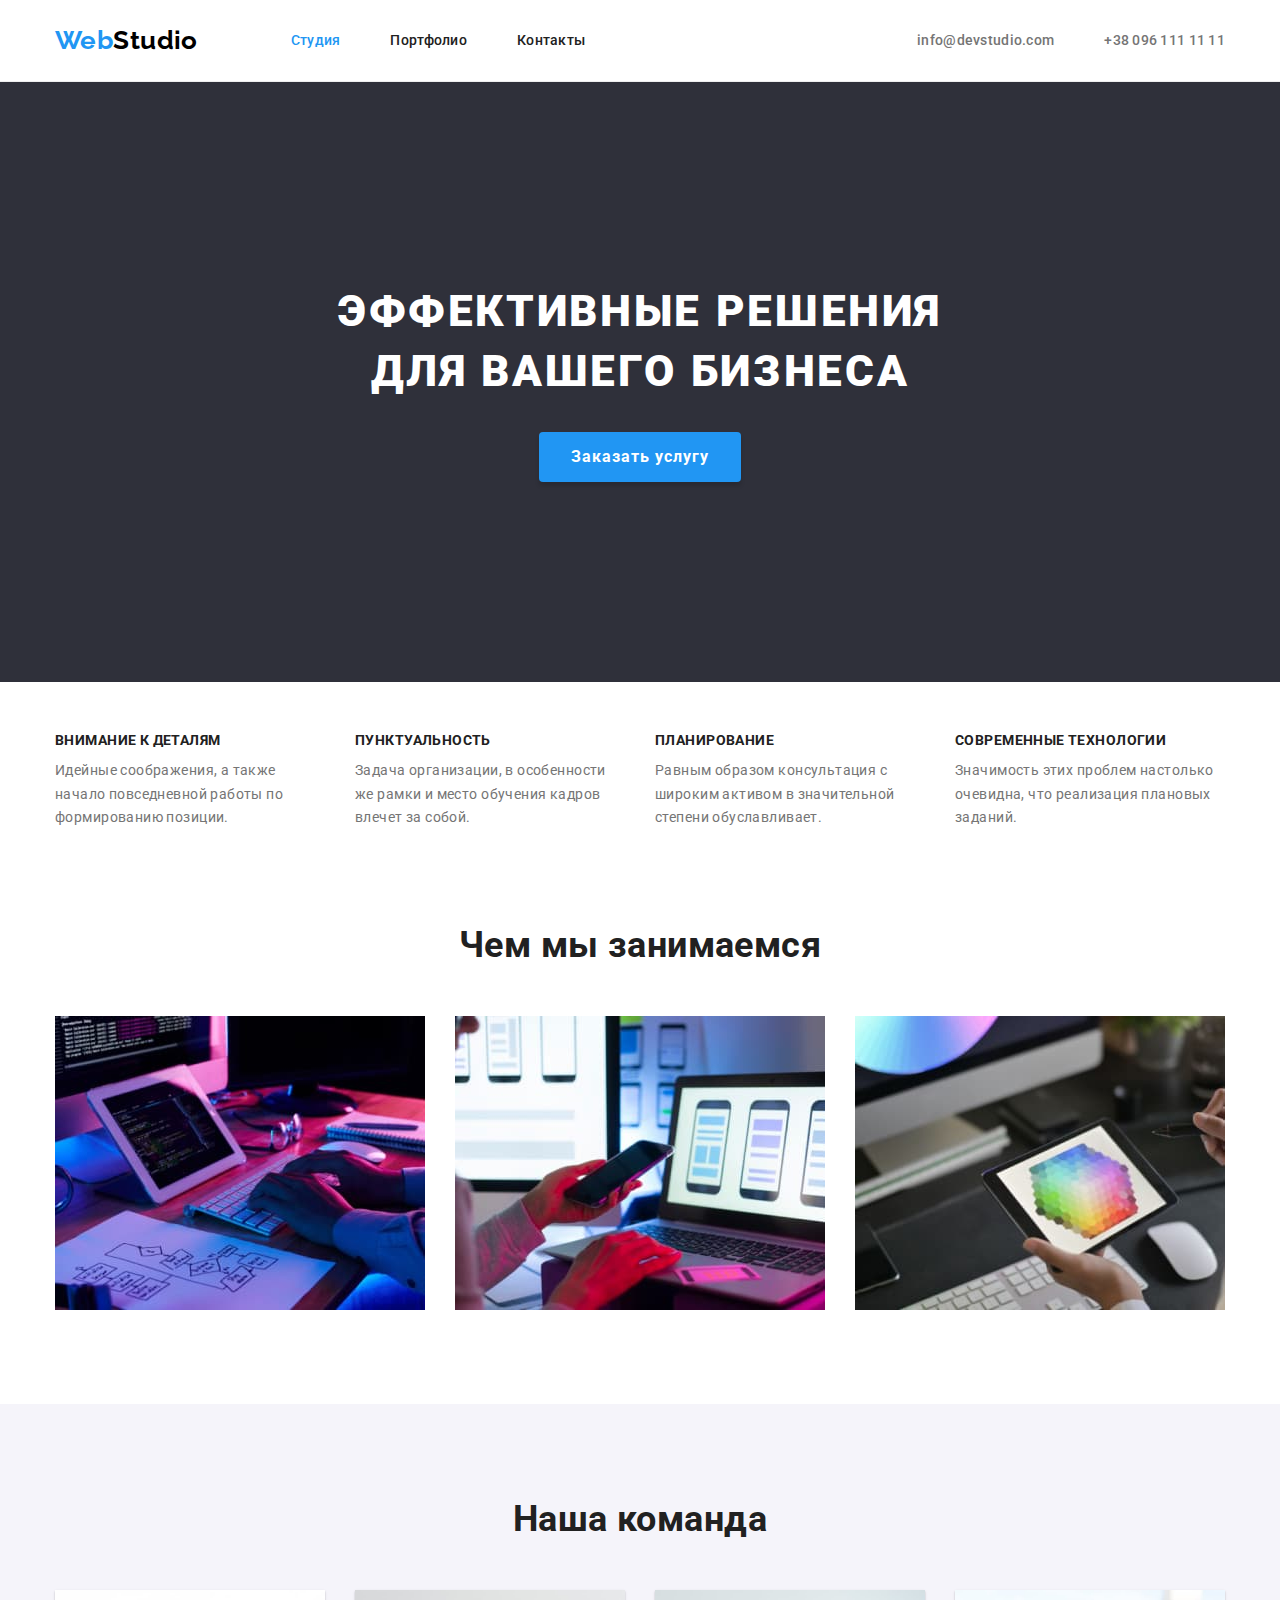
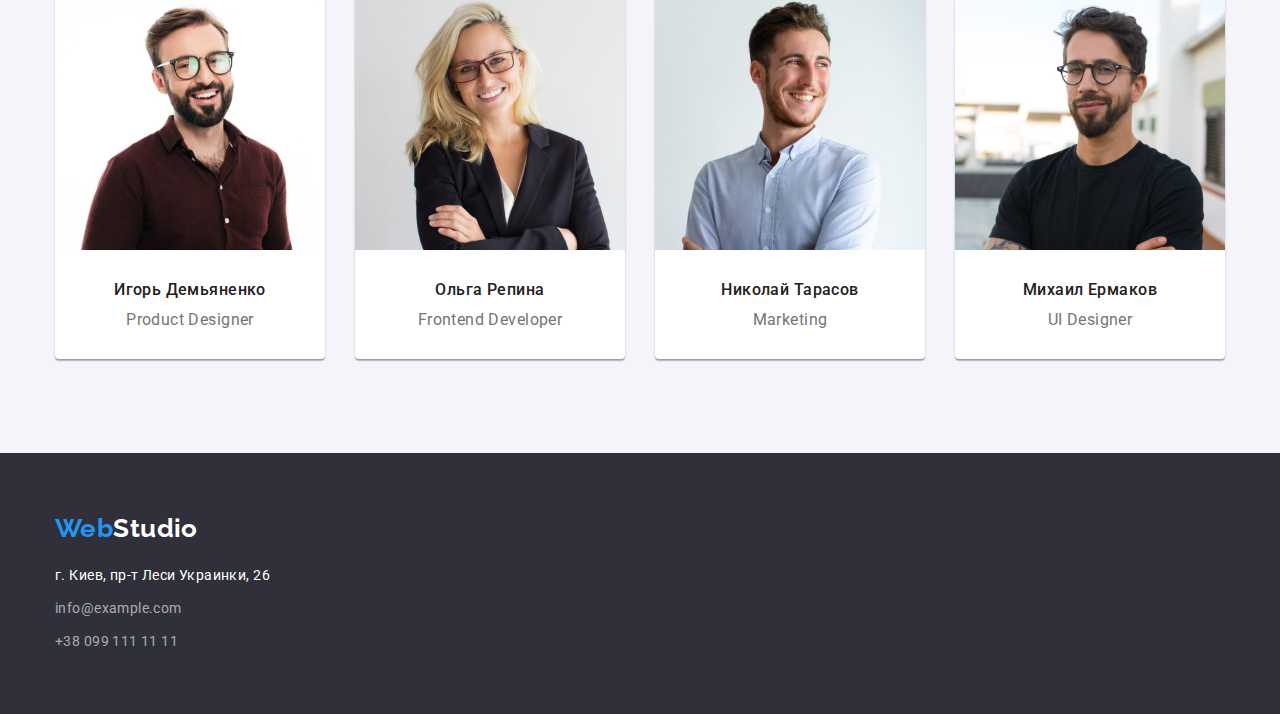
<file: index.html>
<!DOCTYPE html>
<html lang="ru">
  <head>
    <meta charset="UTF-8" />
    <meta http-equiv="X-UA-Compatible" content="IE=edge" />
    <meta name="viewport" content="width=device-width, initial-scale=1.0" />
    <title lang="en">WebStudio</title>
    <link rel="preconnect" href="https://fonts.gstatic.com" />
    <link
      href="https://fonts.googleapis.com/css2?family=Raleway:wght@700&family=Roboto:wght@400;500;700;900&display=swap"
      rel="stylesheet"
    />
    <link
      rel="stylesheet"
      href="https://cdnjs.cloudflare.com/ajax/libs/modern-normalize/1.1.0/modern-normalize.min.css"
    />
    <link rel="stylesheet" href="./css/style.css" />
  </head>

  <body>
    <!-- Шапка сайту -->
    <header class="header">
      <div class="conteiner header-conteiner">
        <!-- Навігація сайту -->
        <nav class="nav">
          <a class="logo" href="./index.html" lang="en"> <span class="accent">Web</span>Studio </a>
          <ul class="main-nav list">
            <li class="link-nav-item">
              <a href="./index.html" class="accent link link-nav">Студия</a>
            </li>
            <li class="link-nav-item">
              <a href="./portfolio.html" class="link link-nav">Портфолио</a>
            </li>
            <li class="link-nav-item"><a href="#" class="link link-nav">Контакты</a></li>
          </ul>
        </nav>
        <ul class="list menu-connect">
          <li class="list-connect">
            <a class="link mail" href="mailto:info@devstudio.com">info@devstudio.com</a>
          </li>
          <li class="list-connect">
            <a class="link tel" href="tel:+380961111111">+38 096 111 11 11</a>
          </li>
        </ul>
      </div>
    </header>
    <main>
      <!-- Секція герой -->
      <section class="section-heroe">
        <div class="conteiner">
          <h1 class="title-heroe">Эффективные решения для вашего бизнеса</h1>
          <button type="button" class="button">Заказать услугу</button>
        </div>
      </section>
      <!-- Наші особливості -->
      <section class="section section-specifics">
        <div class="conteiner">
          <!-- <h2 class="secret-title">Наши особености</h2> -->
          <ul class="list section-list-specifics">
            <li class="list-specifics">
              <h3 class="section-title">Внимание к деталям</h3>
              <p class="section-text">
                Идейные соображения, а также начало повседневной работы по формированию позиции.
              </p>
            </li>
            <li class="list-specifics">
              <h3 class="section-title">Пунктуальность</h3>
              <p class="section-text">
                Задача организации, в особенности же рамки и место обучения кадров влечет за собой.
              </p>
            </li>
            <li class="list-specifics">
              <h3 class="section-title">Планирование</h3>
              <p class="section-text">
                Равным образом консультация с широким активом в значительной степени обуславливает.
              </p>
            </li>
            <li class="list-specifics">
              <h3 class="section-title">Современные технологии</h3>
              <p class="section-text">
                Значимость этих проблем настолько очевидна, что реализация плановых заданий.
              </p>
            </li>
          </ul>
        </div>
      </section>
      <!--Чим займаємось-->
      <section class="section section-work">
        <div class="conteiner">
          <h2 class="main-section-title">Чем мы занимаемся</h2>
          <ul class="list section-list-work">
            <li>
              <img src="./images/box1.jpg" alt="Пишем код" width="370" height="294" />
            </li>
            <li>
              <img src="./images/box2.jpg" alt="Создаем приложения" width="370" height="294" />
            </li>
            <li>
              <img src="./images/box3.jpg" alt="Создаем дизайн" width="370" height="294" />
            </li>
          </ul>
        </div>
      </section>
      <!--Наша команда-->
      <section class="section-command section">
        <div class="conteiner">
          <h2 class="main-section-title">Наша команда</h2>
          <ul class="list section-list-team">
            <li class="list-team">
              <img
                class="photo-team"
                src="./images/img.jpg"
                alt="Игорь Демьяненко"
                width="270"
                height="260"
              />
              <h3 class="name-team">Игорь Демьяненко</h3>
              <p class="position">Product Designer</p>
            </li>
            <li class="list-team">
              <img
                class="photo-team"
                src="./images/img(1).jpg"
                alt="Ольга Репина"
                width="270"
                height="260"
              />
              <h3 class="name-team">Ольга Репина</h3>
              <p class="position">Frontend Developer</p>
            </li>
            <li class="list-team">
              <img
                class="photo-team"
                src="./images/img(2).jpg"
                alt="Николай Тарасов"
                width="270"
                height="260"
              />
              <h3 class="name-team">Николай Тарасов</h3>
              <p class="position">Marketing</p>
            </li>
            <li class="list-team">
              <img
                class="photo-team"
                src="./images/img(3).jpg"
                alt="Михаил Ермаков"
                width="270"
                height="260"
              />
              <h3 class="name-team">Михаил Ермаков</h3>
              <p class="position">UI Designer</p>
            </li>
          </ul>
        </div>
      </section>
    </main>
    <!--Підвал-->
    <footer class="footer">
      <div class="conteiner">
        <a class="link logo" href="./index.html" lang="en">
          <span class="accent">Web</span><span class="footer-logo">Studio</span>
        </a>
        <address>
          <ul class="list">
            <li class="list-item-footer">
              <a
                class="adress link"
                href="https://goo.gl/maps/vpdiDG6b1EcUwCZR7"
                target="_blank"
                rel="noopener noreferrer"
                >г. Киев, пр-т Леси Украинки, 26</a
              >
            </li>
            <li class="list-item-footer">
              <a class="link footer-contact" href="mailto:info@example.com">info@example.com</a>
            </li>
            <li class="list-item-footer">
              <a class="link footer-contact" href="tel:+380991111111">+38 099 111 11 11</a>
            </li>
          </ul>
        </address>
      </div>
    </footer>
  </body>
</html>
</file>
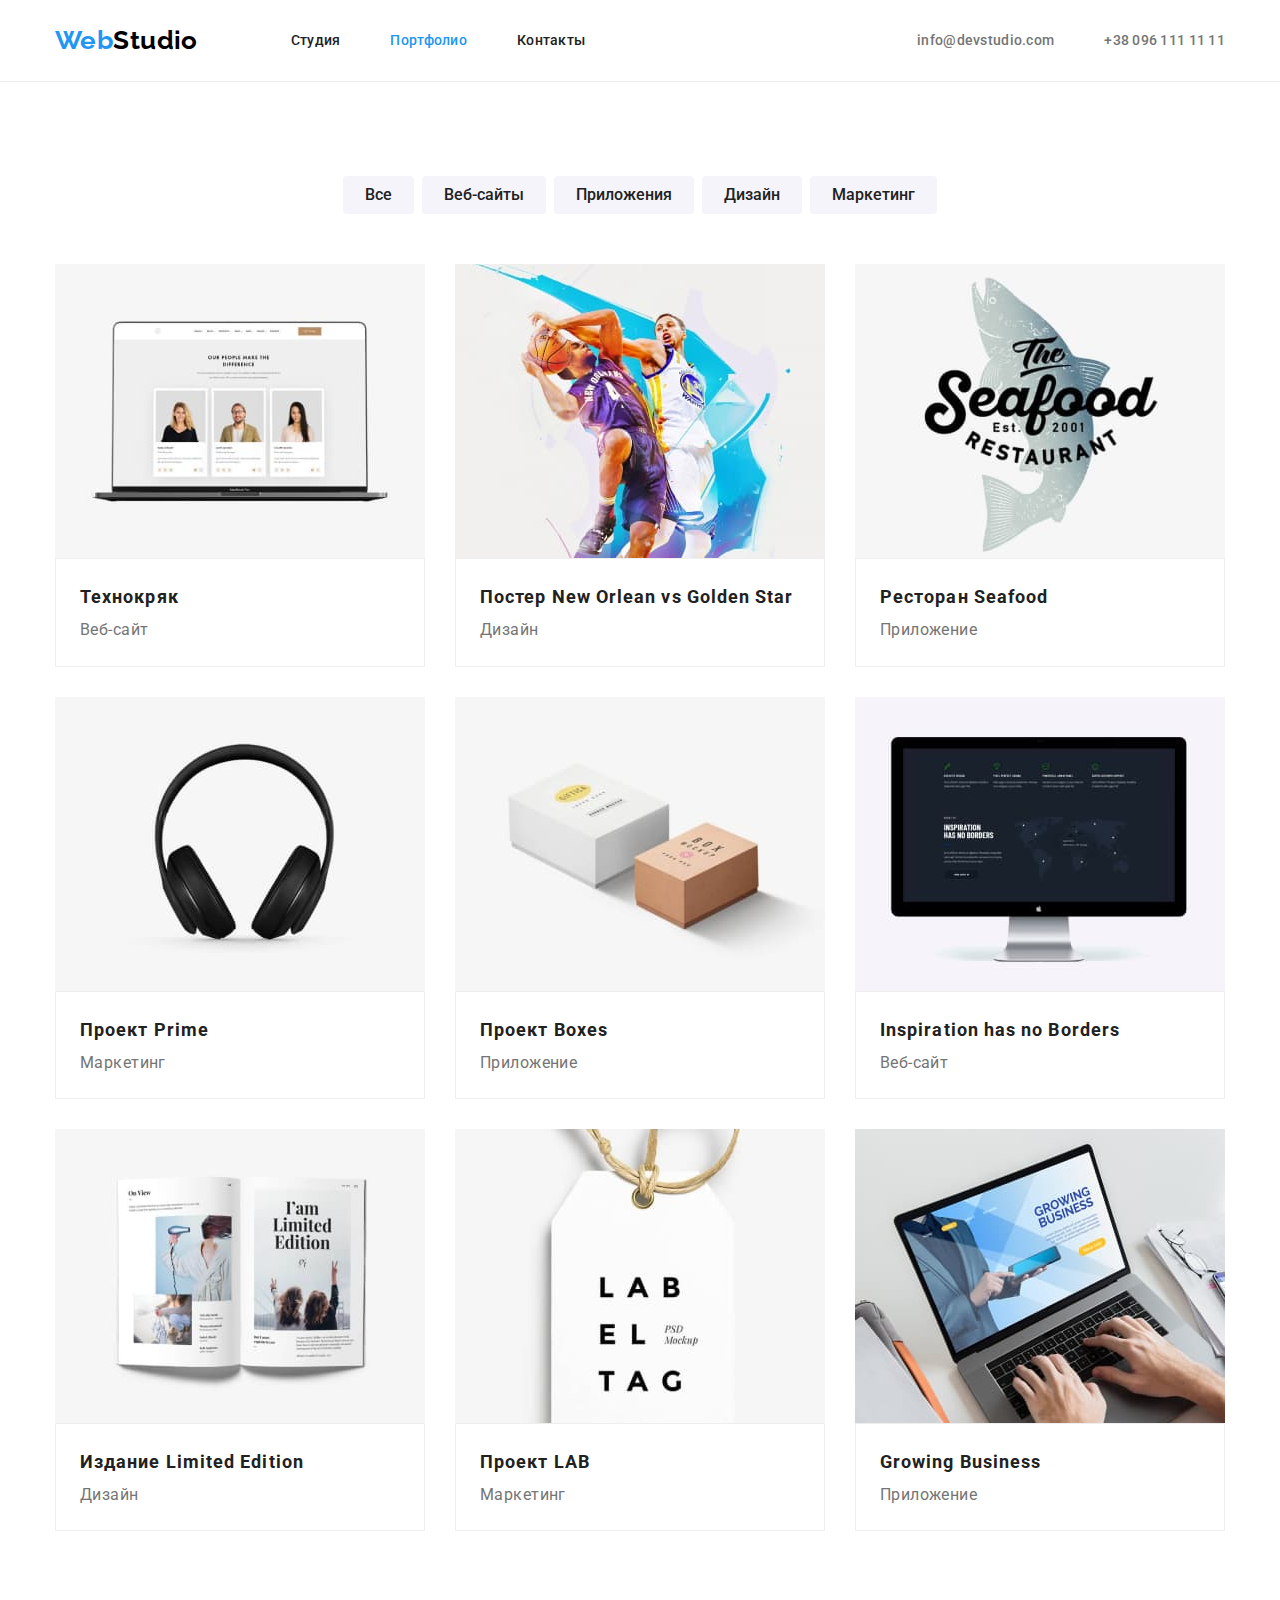
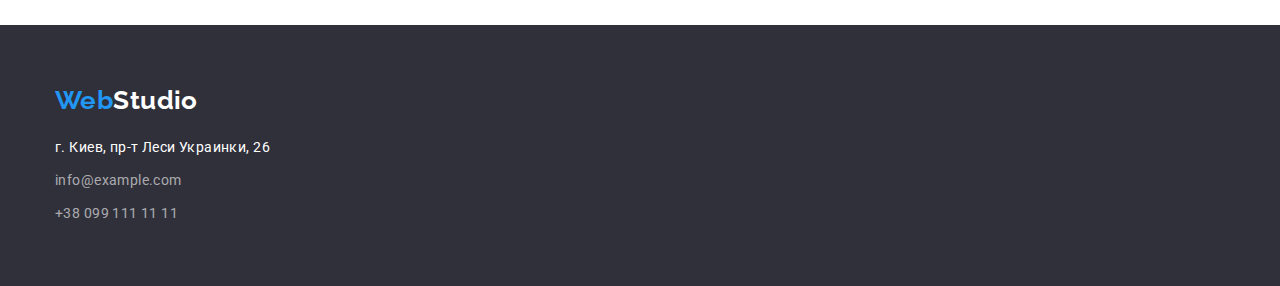
<file: portfolio.html>
<!DOCTYPE html>
<html lang="ru">
  <head>
    <meta charset="UTF-8" />
    <meta http-equiv="X-UA-Compatible" content="IE=edge" />
    <meta name="viewport" content="width=device-width, initial-scale=1.0" />
    <title lang="en">Portfolio</title>
    <link rel="preconnect" href="https://fonts.gstatic.com" />
    <link
      href="https://fonts.googleapis.com/css2?family=Raleway:wght@700&family=Roboto:wght@400;500;700;900&display=swap"
      rel="stylesheet"
    />
    <link
      rel="stylesheet"
      href="https://cdnjs.cloudflare.com/ajax/libs/modern-normalize/1.1.0/modern-normalize.min.css"
    />
    <link rel="stylesheet" href="./css/style.css" />
  </head>

  <body>
    <!-- Шапка сайту -->
    <header class="header">
      <div class="conteiner header-conteiner">
        <!-- Навігація сайту -->
        <nav class="nav">
          <a class="logo" href="./index.html" lang="en"> <span class="accent">Web</span>Studio </a>
          <ul class="main-nav list">
            <li class="link-nav-item">
              <a href="./index.html" class="link link-nav">Студия</a>
            </li>
            <li class="link-nav-item">
              <a href="./portfolio.html" class="accent link link-nav">Портфолио</a>
            </li>
            <li class="link-nav-item"><a href="#" class="link link-nav">Контакты</a></li>
          </ul>
        </nav>
        <ul class="list menu-connect">
          <li class="list-connect">
            <a class="link mail" href="mailto:info@devstudio.com">info@devstudio.com</a>
          </li>
          <li class="list-connect">
            <a class="link tel" href="tel:+380961111111">+38 096 111 11 11</a>
          </li>
        </ul>
      </div>
    </header>
    <main>
      <section class="section">
        <div class="conteiner">
          <!-- <h1 class="secret-title">Portfolio</h1> -->
          <ul class="list menu-btn">
            <li class="list-btn"><button type="button" class="nav-btn">Все</button></li>
            <li class="list-btn"><button type="button" class="nav-btn">Веб-сайты</button></li>
            <li class="list-btn"><button type="button" class="nav-btn">Приложения</button></li>
            <li class="list-btn"><button type="button" class="nav-btn">Дизайн</button></li>
            <li class="list-btn"><button type="button" class="nav-btn">Маркетинг</button></li>
          </ul>
          <ul class="list menu-img">
            <li class="list-item-img">
              <img src="./images/portfolio/img.jpg" alt="Веб-сайт" width="370" height="294" />
              <div class="list-img">
                <h2 class="subtitle">Технокряк</h2>
                <p class="desc-text">Веб-сайт</p>
              </div>
            </li>
            <li class="list-item-img">
              <img
                src="./images/portfolio/img(1).jpg"
                alt="Баскетболисты с мячом"
                width="370"
                height="294"
              />
              <div class="list-img">
                <h2 class="subtitle">Постер New Orlean vs Golden Star</h2>
                <p class="desc-text">Дизайн</p>
              </div>
            </li>
            <li class="list-item-img">
              <img
                src="./images/portfolio/img(2).jpg"
                alt="Ресторан Seafood"
                width="370"
                height="294"
              />
              <div class="list-img">
                <h2 class="subtitle">Ресторан Seafood</h2>
                <p class="desc-text">Приложение</p>
              </div>
            </li>
            <li class="list-item-img">
              <img src="./images/portfolio/img(3).jpg" alt="Наушники" width="370" height="294" />
              <div class="list-img">
                <h2 class="subtitle">Проект Prime</h2>
                <p class="desc-text">Маркетинг</p>
              </div>
            </li>
            <li class="list-item-img">
              <img src="./images/portfolio/img(4).jpg" alt="Коробки" width="370" height="294" />
              <div class="list-img">
                <h2 class="subtitle">Проект Boxes</h2>
                <p class="desc-text">Приложение</p>
              </div>
            </li>
            <li class="list-item-img">
              <img src="./images/portfolio/img(5).jpg" alt="Веб-сайт" width="370" height="294" />
              <div class="list-img">
                <h2 class="subtitle">Inspiration has no Borders</h2>
                <p class="desc-text">Веб-сайт</p>
              </div>
            </li>
            <li class="list-item-img">
              <img
                src="./images/portfolio/img(6).jpg"
                alt="Издание Limited Edition"
                width="370"
                height="294"
              />
              <div class="list-img">
                <h2 class="subtitle">Издание Limited Edition</h2>
                <p class="desc-text">Дизайн</p>
              </div>
            </li>
            <li class="list-item-img">
              <img src="./images/portfolio/img(7).jpg" alt="Проект LAB" width="370" height="294" />
              <div class="list-img">
                <h2 class="subtitle">Проект LAB</h2>
                <p class="desc-text">Маркетинг</p>
              </div>
            </li>
            <li class="list-item-img">
              <img
                src="./images/portfolio/img(8).jpg"
                alt="Growing Business"
                width="370"
                height="294"
              />
              <div class="list-img">
                <h2 class="subtitle">Growing Business</h2>
                <p class="desc-text">Приложение</p>
              </div>
            </li>
          </ul>
        </div>
      </section>
    </main>
    <!--Підвал-->
    <footer class="footer">
      <div class="conteiner">
        <a class="link logo" href="./index.html" lang="en">
          <span class="accent">Web</span><span class="footer-logo">Studio</span>
        </a>
        <address>
          <ul class="list">
            <li class="list-item-footer">
              <a
                class="adress link"
                href="https://goo.gl/maps/vpdiDG6b1EcUwCZR7"
                target="_blank"
                rel="noopener noreferrer"
                >г. Киев, пр-т Леси Украинки, 26</a
              >
            </li>
            <li class="list-item-footer">
              <a class="link footer-contact" href="mailto:info@example.com">info@example.com</a>
            </li>
            <li class="list-item-footer">
              <a class="link footer-contact" href="tel:+380991111111">+38 099 111 11 11</a>
            </li>
          </ul>
        </address>
      </div>
    </footer>
  </body>
</html>
</file>
<file: css/style.css>
:root {
  --main-bg-color: #ffffff;
  --secondary-bg-color: #2f303a;
  --main-text-color: #757575;
  --secondary-text-color: #212121;
  --accent-color: #2196f3;
  --third-text-color: #000000;
  --main-font: 'Roboto', sans-serif;
  --border-color: #eeeeee;
}

body {
  background-color: var(--main-bg-color);
  color: var(--main-text-color);
  font-family: var(--main-font);
  font-weight: normal;
  font-size: 14px;
  letter-spacing: 0.03em;
}
/* Забрали підкреслення посилань */
.link {
  text-decoration: none;
}
.link:hover,
.link:focus {
  color: var(--accent-color);
}
/* Забрали маркери в списках */
.list {
  list-style-type: none;
  margin: 0;
  padding: 0;
}
/* Забрали відступи в заголовках */
h1,
h2,
h3,
h4,
h5,
h6,
p {
  margin: 0;
}
img {
  display: block;
  max-width: 100%;
}
ul,
ol {
  margin-top: 0px;
  margin-bottom: 0px;
  padding-left: 0px;
}
/* =============Components============ */
.conteiner {
  width: 1200px;
  padding-left: 15px;
  padding-right: 15px;
  margin: 0 auto;
}
.section {
  padding-top: 94px;
  padding-bottom: 94px;
}
/*=======================HEADER=====================*/
.header {
  border-bottom: 1px solid var(--border-color);
}
.header-conteiner {
  display: flex;
  align-items: center;
  justify-content: space-between;
  padding-top: 25px;
  padding-bottom: 25px;
}

/* логотип */
.logo {
  display: block;
  font-family: 'Raleway', sans-serif;
  font-weight: bold;
  font-size: 26px;
  line-height: 1.2;
  margin-right: 93px;
  color: var(--third-text-color);
  text-decoration: none;
}

/* Навігація */
.main-nav {
  display: flex;
  justify-content: space-between;
}
.nav {
  display: flex;
  align-items: center;
}
.menu-connect {
  display: flex;
}
.link-nav {
  display: block;
  font-weight: 500;
  line-height: 1.14;
  letter-spacing: 0.02em;
  color: var(--secondary-text-color);
}
.link-nav-item:not(:last-child) {
  margin-right: 50px;
}
.accent {
  color: var(--accent-color);
}
.tel {
  font-weight: 500;
  line-height: 1.14;
  letter-spacing: 0.02em;
  color: var(--main-text-color);
}
.mail {
  font-weight: 500;
  line-height: 1.14;
  letter-spacing: 0.02em;
  color: var(--main-text-color);
  margin-right: 50px;
}
/* =======================END HEADER================ */

/* =======================MAIN====================== */
/* Hero */
.section-heroe {
  background-color: var(--secondary-bg-color);
  text-align: center;
}
.section-heroe .conteiner {
  text-align: center;
  padding: 200px 252px;
}
.title-heroe {
  display: block;
  font-weight: 900;
  font-size: 44px;
  line-height: 1.36;
  letter-spacing: 0.06em;
  text-transform: uppercase;
  color: var(--main-bg-color);
  margin-bottom: 30px;
}
.button {
  background-color: var(--accent-color);
  font-family: inherit;
  font-weight: bold;
  font-size: 16px;
  line-height: 1.88;
  border-radius: 4px;
  text-align: center;
  letter-spacing: 0.06em;
  color: var(--main-bg-color);
  cursor: pointer;
  box-shadow: 0px 4px 4px rgba(0, 0, 0, 0.15);
  border: 0px;
  padding: 10px 32px;
}
.button:hover {
  background-color: #188ae8;
}
/* Our specifics */
.section-list-specifics,
.section-list-work {
  display: flex;
  justify-content: space-between;
}
.section-specifics {
  padding-top: 51px;
}
.list-specifics {
  width: 270px;
}
.section-work {
  padding-top: 0;
}
.section-title {
  font-weight: bold;
  line-height: 1.14;
  font-size: inherit;
  text-transform: uppercase;
  color: var(--secondary-text-color);
  margin-bottom: 10px;
}
.section-text {
  line-height: 1.7;
}
.main-section-title {
  font-weight: bold;
  font-size: 36px;
  line-height: 1.17;
  color: var(--secondary-text-color);
  margin-bottom: 50px;
  text-align: center;
}
/* Team */
.section-list-team {
  display: flex;
  flex-wrap: wrap;
  margin-left: -30px;
  margin-top: -30px;
}
.list-team {
  background-color: var(--main-bg-color);
  box-shadow: 0px 1px 3px rgba(0, 0, 0, 0.12), 0px 1px 1px rgba(0, 0, 0, 0.14),
    0px 2px 1px rgba(0, 0, 0, 0.2);
  border-radius: 0px 0px 4px 4px;
  padding-bottom: 30px;
  text-align: center;
  flex-basis: calc((100% - 120px) / 4);
  margin-top: 30px;
  margin-left: 30px;
}
.section-command {
  background-color: #f5f4fa;
}
.photo-team {
  margin-bottom: 30px;
}
.name-team {
  font-weight: 500;
  font-size: 16px;
  line-height: 1.19;
  color: var(--secondary-text-color);
  margin-bottom: 10px;
}
.position {
  font-weight: normal;
  font-size: 16px;
  line-height: 1.19;
}
/* =======================END MAIN====================== */
/* ========================FOOTER======================= */
.footer {
  background-color: var(--secondary-bg-color);
  padding-top: 60px;
  padding-bottom: 60px;
}
footer .logo {
  margin-bottom: 20px;
}
.footer-contact,
.adress {
  line-height: 1.71;
  font-style: normal;
}
.footer-contact {
  color: rgba(255, 255, 255, 0.6);
}
.footer-contact:hover,
.footer-contact:focus {
  color: var(--main-bg-color);
}
.footer-logo {
  color: var(--main-bg-color);
}
.adress {
  color: var(--main-bg-color);
}
.list-item-footer:not(:last-child) {
  margin-bottom: 9px;
}
/* ========================END FOOTER======================= */
/* ========================PORTHOLIO======================== */
.secret-title {
  visibility: hidden;
}
.menu-btn {
  display: flex;
  justify-content: center;
  margin-bottom: 50px;
}

.nav-btn {
  font-family: inherit;
  font-weight: 500;
  font-size: 16px;
  line-height: 1.63;
  color: var(--secondary-text-color);
  cursor: pointer;
  background: #f5f4fa;
  border-radius: 4px;
  border: 0px;
  text-align: center;
  padding: 6px 22px;
}

.nav-btn:hover,
.nav-btn:focus {
  color: var(--main-bg-color);
  background-color: var(--accent-color);
}
.list-btn:not(:last-child) {
  margin-right: 8px;
}
.subtitle {
  font-weight: bold;
  font-size: 18px;
  line-height: 2;
  letter-spacing: 0.06em;
  color: var(--secondary-text-color);
}
.desc-text {
  font-size: 16px;
  line-height: 1.89;
}
.list-img {
  background-color: var(--main-bg-color);
  border: 1px solid #eeeeee;
  padding: 20px 24px;
}
.list-item-img {
  margin-left: 30px;
  margin-top: 30px;
  flex-basis: calc((100% - 90px) / 3);
}
.menu-img {
  display: flex;
  flex-wrap: wrap;
  margin-top: -30px;
  margin-left: -30px;
}
</file>
